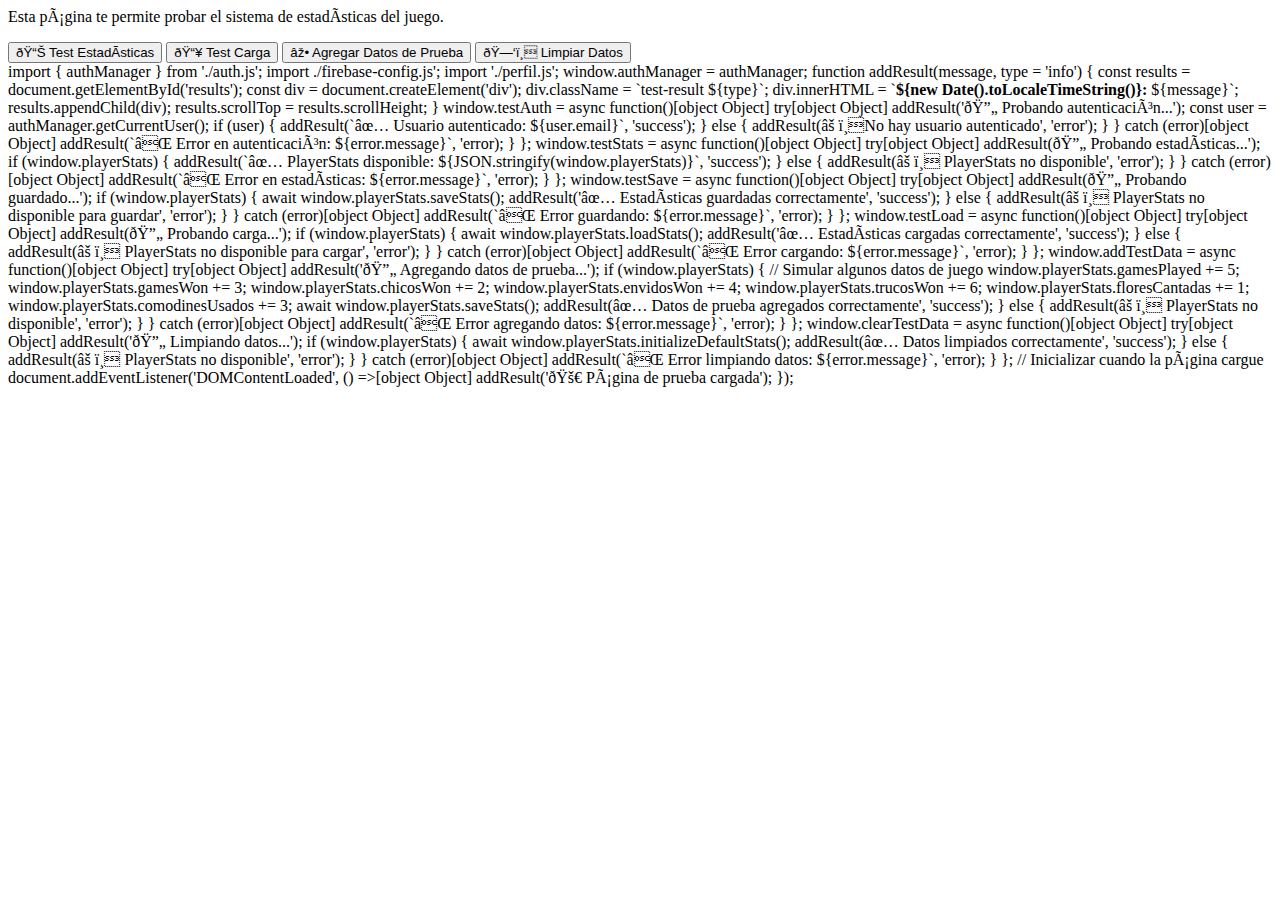
<file: test-stats.html>
<!DOCTYPE html>
<html lang=es>
<head>
    <meta charset="UTF-8> <title>Test Estadísticas - Truco Roguelike</title>
    <meta name=viewport" content="width=device-width, initial-scale=1>
    <link rel="stylesheet href="styles.css">
    <style>
        body [object Object]       font-family: Segoe UI, Tahoma, Geneva, Verdana, sans-serif;
            background: linear-gradient(135eg, #fffbe660%, #e8f5e8 100            margin: 0;
            padding: 20px;
        }
        .test-container[object Object]         max-width: 800            margin: 0 auto;
            background: white;
            border-radius:15           padding:30x;
            box-shadow: 0 8 32x rgba(34, 153, 800.15
        }
        .test-button {
            background: linear-gradient(135deg, #279954
            color: white;
            border: none;
            border-radius: 8px;
            padding: 12px24            margin:10            cursor: pointer;
            font-size: 1em;
            font-weight: bold;
            transition: all 0.3s ease;
        }
        .test-button:hover {
            transform: translateY(-2);
            box-shadow: 0 4 12x rgba(3480, 0.3);
        }
        .test-result {
            background: #f8            border-radius: 8px;
            padding:15            margin: 10            border-left:4px solid #27
        }
        .test-result.success {
            border-left-color: #28        background: #d4edda;
        }
        .test-result.error {
            border-left-color: #dc3545;
            background: #f8d7;
        }
    </style>
</head>
<body>
    <div class=test-container">
        <h1st de Estadísticas</h1    <p>Esta página te permite probar el sistema de estadísticas del juego.</p>
        
        <div>
            <button class="test-button" onclick="testAuth()>🔐Test Autenticación</button>
            <button class="test-button" onclick="testStats()">📊 Test Estadísticas</button>
            <button class="test-button" onclick="testSave()>💾 Test Guardado</button>
            <button class="test-button" onclick="testLoad()">📥 Test Carga</button>
            <button class="test-button onclick="addTestData()">➕ Agregar Datos de Prueba</button>
            <button class="test-button" onclick=clearTestData()">🗑️ Limpiar Datos</button>
        </div>
        
        <div id="results></div>
    </div>

    <script type="module">
        import { authManager } from './auth.js';
        import ./firebase-config.js';
        import './perfil.js';
        
        window.authManager = authManager;
        
        function addResult(message, type = 'info') {
            const results = document.getElementById('results');
            const div = document.createElement('div');
            div.className = `test-result ${type}`;
            div.innerHTML = `<strong>${new Date().toLocaleTimeString()}:</strong> ${message}`;
            results.appendChild(div);
            results.scrollTop = results.scrollHeight;
        }
        
        window.testAuth = async function()[object Object]            try[object Object]               addResult('🔄 Probando autenticación...');
                const user = authManager.getCurrentUser();
                if (user) {
                    addResult(`✅ Usuario autenticado: ${user.email}`, 'success');
                } else {
                    addResult(⚠️No hay usuario autenticado', 'error');
                }
            } catch (error)[object Object]               addResult(`❌ Error en autenticación: ${error.message}`, 'error);         }
        };
        
        window.testStats = async function()[object Object]            try[object Object]               addResult(🔄 Probando estadísticas...');
                if (window.playerStats) {
                    addResult(`✅ PlayerStats disponible: ${JSON.stringify(window.playerStats)}`, 'success');
                } else {
                    addResult(⚠️ PlayerStats no disponible', 'error');
                }
            } catch (error)[object Object]               addResult(`❌ Error en estadísticas: ${error.message}`, 'error);         }
        };
        
        window.testSave = async function()[object Object]            try[object Object]               addResult(🔄 Probando guardado...');
                if (window.playerStats) {
                    await window.playerStats.saveStats();
                    addResult('✅ Estadísticas guardadas correctamente', 'success');
                } else {
                    addResult(⚠️ PlayerStats no disponible para guardar', 'error');
                }
            } catch (error)[object Object]               addResult(`❌ Error guardando: ${error.message}`, 'error);         }
        };
        
        window.testLoad = async function()[object Object]            try[object Object]               addResult(🔄 Probando carga...');
                if (window.playerStats) {
                    await window.playerStats.loadStats();
                    addResult('✅ Estadísticas cargadas correctamente', 'success');
                } else {
                    addResult(⚠️ PlayerStats no disponible para cargar', 'error');
                }
            } catch (error)[object Object]               addResult(`❌ Error cargando: ${error.message}`, 'error);         }
        };
        
        window.addTestData = async function()[object Object]            try[object Object]               addResult('🔄 Agregando datos de prueba...');
                if (window.playerStats) {
                    // Simular algunos datos de juego
                    window.playerStats.gamesPlayed += 5;
                    window.playerStats.gamesWon += 3;
                    window.playerStats.chicosWon += 2;
                    window.playerStats.envidosWon += 4;
                    window.playerStats.trucosWon += 6;
                    window.playerStats.floresCantadas += 1;
                    window.playerStats.comodinesUsados += 3;
                    
                    await window.playerStats.saveStats();
                    addResult(✅ Datos de prueba agregados correctamente', 'success');
                } else {
                    addResult(⚠️ PlayerStats no disponible', 'error');
                }
            } catch (error)[object Object]               addResult(`❌ Error agregando datos: ${error.message}`, 'error);         }
        };
        
        window.clearTestData = async function()[object Object]            try[object Object]               addResult('🔄 Limpiando datos...');
                if (window.playerStats) {
                    await window.playerStats.initializeDefaultStats();
                    addResult(✅ Datos limpiados correctamente', 'success');
                } else {
                    addResult(⚠️ PlayerStats no disponible', 'error');
                }
            } catch (error)[object Object]               addResult(`❌ Error limpiando datos: ${error.message}`, 'error);         }
        };
        
        // Inicializar cuando la página cargue
        document.addEventListener('DOMContentLoaded', () =>[object Object]         addResult('🚀 Página de prueba cargada');
        });
    </script>
</body>
</html>
</file>
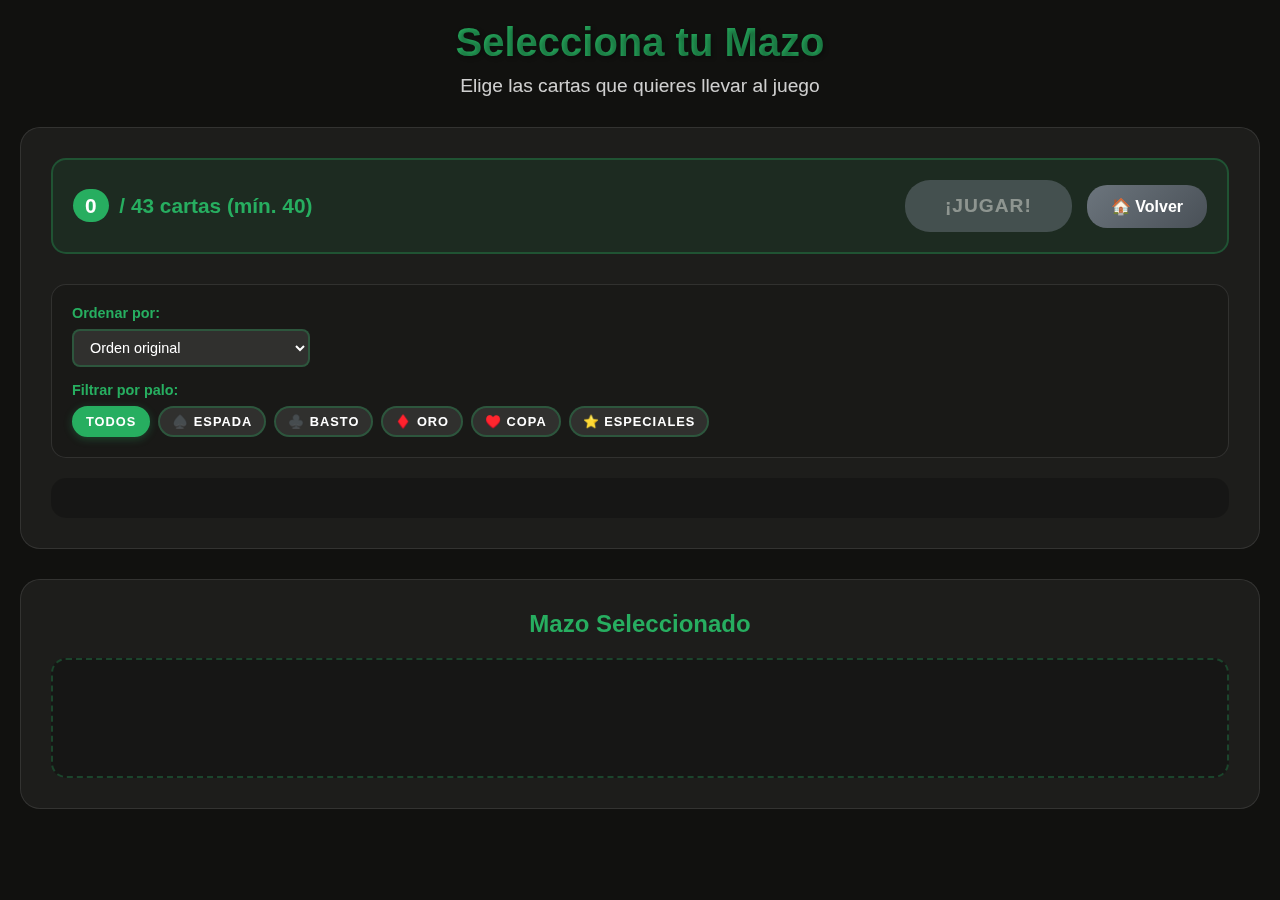
<file: truco-roguelike.html>
<!DOCTYPE html>
<html lang="es">
<head>
    <meta charset="UTF-8">
    <meta name="viewport" content="width=device-width, initial-scale=1.0">
    <title>Selección de Mazo - Truco Roguelike</title>
    <link rel="stylesheet" href="styles.css">
    <link rel="stylesheet" href="mazo-selector.css">
</head>
<body>
    <div id="mazoSelector">
        <header>
            <h1>Selecciona tu Mazo</h1>
            <p>Elige las cartas que quieres llevar al juego</p>
        </header>

                <div class="mazo-container">
            <div class="mazo-info">
                <div class="mazo-stats">
                    <span class="cartas-seleccionadas">0</span> / 43 cartas (mín. 40)
                </div>
                <div class="mazo-buttons">
                    <button id="btnJugar" class="btn-jugar" disabled>¡JUGAR!</button>
                    <a href="index.html" class="btn-volver">🏠 Volver</a>
                </div>
            </div>

            <div class="mazo-filtros">
                <div class="filtro-grupo">
                    <label>Ordenar por:</label>
                    <select id="ordenSelect" class="filtro-select">
                        <option value="default">Orden original</option>
                        <option value="numero-asc">Número (menor a mayor)</option>
                        <option value="numero-desc">Número (mayor a menor)</option>
                        <option value="poder-asc">Poder Truco (menor a mayor)</option>
                        <option value="poder-desc">Poder Truco (mayor a menor)</option>
                        <option value="palo">Por Palo</option>
                    </select>
                </div>
                
                <div class="filtro-grupo">
                    <label>Filtrar por palo:</label>
                    <div class="filtro-palos">
                        <button class="filtro-palo-btn activo" data-palo="todos">Todos</button>
                        <button class="filtro-palo-btn" data-palo="espada">♠️ Espada</button>
                        <button class="filtro-palo-btn" data-palo="basto">♣️ Basto</button>
                        <button class="filtro-palo-btn" data-palo="oro">♦️ Oro</button>
                        <button class="filtro-palo-btn" data-palo="copa">♥️ Copa</button>
                        <button class="filtro-palo-btn" data-palo="especial">⭐ Especiales</button>
                    </div>
                </div>
            </div>

            <div class="mazo-grid">
                <!-- Las cartas se cargarán dinámicamente desde JavaScript -->
            </div>
        </div>

        <div class="mazo-seleccionado">
            <h3>Mazo Seleccionado</h3>
            <div class="mazo-preview">
                <!-- Aquí se mostrarán las cartas seleccionadas -->
            </div>
        </div>
    </div>

    <script src="main2.js"></script>
</body>
</html>
</file>
<file: styles.css>
* {
    margin: 0;
    padding: 0;
    box-sizing: border-box;
}

body {
    font-family: 'Segoe UI', Tahoma, Geneva, Verdana, sans-serif;
    background: linear-gradient(135deg, #1e3c72 0%, #2a5298 100%);
    min-height: 100vh;
    color: #333;
}

#game {
    max-width: 1200px;
    margin: 0 auto;
    padding: 20px;
}

header {
    text-align: center;
    margin-bottom: 30px;
    color: white;
}

header h1 {
    font-size: 2.5rem;
    margin-bottom: 10px;
    text-shadow: 2px 2px 4px rgba(0,0,0,0.3);
}

#score {
    font-size: 1.5rem;
    font-weight: bold;
    background: rgba(255,255,255,0.1);
    padding: 10px 20px;
    border-radius: 25px;
    display: inline-block;
    backdrop-filter: blur(10px);
}

#table {
    display: flex;
    flex-direction: column;
    gap: 20px;
    margin-bottom: 30px;
}

.hand {
    display: flex;
    justify-content: center;
    gap: 10px;
    flex-wrap: wrap;
}

#cpuArea {
    order: 1;
}

#playArea {
    order: 2;
    min-height: 120px;
    display: flex;
    justify-content: center;
    align-items: center;
    gap: 20px;
    background: rgba(255,255,255,0.1);
    border-radius: 15px;
    padding: 20px;
    backdrop-filter: blur(10px);
}

#playerArea {
    order: 3;
}

.card {
    width: 140px;
    height: 210px;
    border: 3px solid #b48a5a;
    border-radius: 22px;
    display: flex;
    align-items: center;
    justify-content: center;
    font-weight: bold;
    font-size: 1.2rem;
    cursor: pointer;
    transition: box-shadow 0.3s, border-color 0.3s, transform 0.18s cubic-bezier(.4,2,.6,1), filter 0.18s;
    will-change: transform, box-shadow;
    text-align: center;
    line-height: 1.2;
    overflow: hidden;
    background: transparent;
    box-shadow: 0 6px 24px rgba(0,0,0,0.18);
    padding: 0;
    position: relative;
}

.card img {
    width: 100%;
    height: 100%;
    object-fit: cover;
    border-radius: 20px;
    background: transparent;
    display: block;
}

.card:not(:has(img)) {
    background: #fffbe6;
    color: #b48a5a;
    border: 3px dashed #b48a5a;
}

.card:hover {
    box-shadow: 0 16px 48px rgba(0,0,0,0.32);
    border-color: #e1b97a;
    transform: scale(1.08) rotateZ(var(--hover-rot, 2deg)) translateY(-12px);
    filter: brightness(1.08) drop-shadow(0 2px 8px #e1b97a55);
    z-index: 3;
}

/* Tooltip mejorado */
.card[data-tooltip]:hover::after {
    content: attr(data-tooltip);
    position: absolute;
    top: -44px;
    left: 50%;
    transform: translateX(-50%);
    background: #222;
    color: #fffbe6;
    padding: 8px 18px;
    border-radius: 10px;
    font-size: 1.1rem;
    font-weight: bold;
    white-space: nowrap;
    pointer-events: none;
    opacity: 0.98;
    box-shadow: 0 2px 12px rgba(0,0,0,0.22);
    border: 2px solid #e1b97a;
    z-index: 10;
}

.player-card {
    background: linear-gradient(145deg, #ffffff, #f0f0f0);
    box-shadow: 0 4px 8px rgba(0,0,0,0.2);
    color: #333;
}

.player-card:hover {
    transform: translateY(-5px);
    box-shadow: 0 8px 16px rgba(0,0,0,0.3);
    border-color: #4CAF50;
}

.cpu-card {
    background: linear-gradient(145deg, #2c3e50, #34495e);
    color: white;
}

.cpu-card.back {
    background: linear-gradient(145deg, #e74c3c, #c0392b);
    border-color: #f4eff3;
}

.played {
    background: linear-gradient(145deg, #3498db, #2980b9);
    color: white;
    border-color: #2980b9;
    transform: scale(1.1);
}

.played.player {
    background: linear-gradient(145deg, #27ae60, #229954);
    border-color: #229954;
}

.played.cpu {
    background: linear-gradient(145deg, #e74c3c, #c0392b);
    border-color: #c0392b;
}

#actions {
    display: flex;
    justify-content: center;
    gap: 15px;
    margin-bottom: 20px;
    flex-wrap: wrap;
}

button {
    padding: 12px 24px;
    border: none;
    border-radius: 25px;
    font-size: 1rem;
    font-weight: bold;
    cursor: pointer;
    transition: all 0.3s ease;
    text-transform: uppercase;
    letter-spacing: 1px;
}

#btnStart {
    background: linear-gradient(145deg, #27ae60, #229954);
    color: white;
    box-shadow: 0 4px 8px rgba(39, 174, 96, 0.3);
}

#btnStart:hover {
    transform: translateY(-2px);
    box-shadow: 0 6px 12px rgba(39, 174, 96, 0.4);
}

#btnTruco {
    background: linear-gradient(145deg, #e74c3c, #c0392b);
    color: white;
    box-shadow: 0 4px 8px rgba(231, 76, 60, 0.3);
}

#btnTruco:hover:not(:disabled) {
    transform: translateY(-2px);
    box-shadow: 0 6px 12px rgba(231, 76, 60, 0.4);
}

#btnEnvido {
    background: linear-gradient(145deg, #f39c12, #e67e22);
    color: white;
    box-shadow: 0 4px 8px rgba(243, 156, 18, 0.3);
}

#btnEnvido:hover:not(:disabled) {
    transform: translateY(-2px);
    box-shadow: 0 6px 12px rgba(243, 156, 18, 0.4);
}

#btnFlor {
    background: linear-gradient(145deg, #9b59b6, #8e44ad);
    color: white;
    box-shadow: 0 4px 8px rgba(155, 89, 182, 0.3);
}

#btnFlor:hover:not(:disabled) {
    transform: translateY(-2px);
    box-shadow: 0 6px 12px rgba(155, 89, 182, 0.4);
}

button:disabled {
    opacity: 0.5;
    cursor: not-allowed;
    transform: none !important;
    box-shadow: none !important;
}

#gameInfo {
    font-size: 1rem;
    margin-top: 10px;
    opacity: 0.9;
}

#gameStatus {
    margin-top: 20px;
}

#message {
    text-align: center;
    font-size: 1.2rem;
    font-weight: bold;
    color: white;
    background: rgba(255,255,255,0.1);
    padding: 15px 30px;
    border-radius: 25px;
    backdrop-filter: blur(10px);
    margin-bottom: 15px;
    min-height: 60px;
    display: flex;
    align-items: center;
    justify-content: center;
}

#currentBets {
    display: flex;
    justify-content: center;
    gap: 15px;
    flex-wrap: wrap;
}

.bet-status {
    background: rgba(255,255,255,0.1);
    padding: 8px 15px;
    border-radius: 15px;
    font-size: 0.9rem;
    color: white;
    backdrop-filter: blur(10px);
}

.player-label {
    text-align: center;
    font-weight: bold;
    color: white;
    margin-bottom: 10px;
    font-size: 1.1rem;
    text-shadow: 1px 1px 2px rgba(0,0,0,0.5);
}

.play-area-label {
    text-align: center;
    font-weight: bold;
    color: white;
    margin-bottom: 10px;
    font-size: 1rem;
    opacity: 0.8;
}

#rules {
    margin-top: 30px;
    color: white;
}

#rules details {
    background: rgba(255,255,255,0.1);
    border-radius: 15px;
    padding: 20px;
    backdrop-filter: blur(10px);
}

#rules summary {
    cursor: pointer;
    font-weight: bold;
    font-size: 1.1rem;
    margin-bottom: 15px;
    padding: 10px;
    border-radius: 10px;
    background: rgba(255,255,255,0.1);
    transition: background 0.3s ease;
}

#rules summary:hover {
    background: rgba(255,255,255,0.2);
}

.rules-content h3 {
    margin: 15px 0 10px 0;
    color: #FFD700;
}

.rules-content ul {
    margin-left: 20px;
    margin-bottom: 15px;
}

.rules-content li {
    margin: 5px 0;
}

.action-btn {
    background: linear-gradient(145deg, #e74c3c, #c0392b);
    color: white;
    box-shadow: 0 4px 8px rgba(231, 76, 60, 0.3);
}

.action-btn:nth-child(2) {
    background: linear-gradient(145deg, #f39c12, #e67e22);
    box-shadow: 0 4px 8px rgba(243, 156, 18, 0.3);
}

.action-btn:nth-child(3) {
    background: linear-gradient(145deg, #9b59b6, #8e44ad);
    box-shadow: 0 4px 8px rgba(155, 89, 182, 0.3);
}

.start-btn {
    background: linear-gradient(145deg, #27ae60, #229954);
    color: white;
    box-shadow: 0 4px 8px rgba(39, 174, 96, 0.3);
}

/* Responsive design */
@media (max-width: 768px) {
    #game {
        padding: 10px;
    }
    
    header h1 {
        font-size: 2rem;
    }
    
    #score {
        font-size: 1.2rem;
    }
    
    .card {
        width: 60px;
        height: 90px;
        font-size: 0.8rem;
    }
    
    #playArea {
        min-height: 100px;
        padding: 15px;
    }
    
    button {
        padding: 10px 20px;
        font-size: 0.9rem;
    }
    
    #actions {
        gap: 10px;
    }
    
    #message {
        font-size: 1rem;
        padding: 10px 20px;
    }
}

@media (max-width: 480px) {
    .hand {
        gap: 5px;
    }
    
    .card {
        width: 50px;
        height: 75px;
        font-size: 0.7rem;
    }
    
    #actions {
        flex-direction: column;
        align-items: center;
    }
    
    button {
        width: 200px;
    }
}

/* Animaciones */
@keyframes cardPlay {
    0% {
        transform: scale(1) translateY(0);
    }
    50% {
        transform: scale(1.1) translateY(-10px);
    }
    100% {
        transform: scale(1.1) translateY(0);
    }
}

.played {
    animation: cardPlay 0.5s ease-out;
}

/* Efectos de hover para cartas del jugador */
.player-card:hover {
    animation: none;
    transform: translateY(-5px) scale(1.05);
}

/* Estilo para mostrar el estado del juego */
.game-status {
    position: fixed;
    top: 20px;
    right: 20px;
    background: rgba(0,0,0,0.8);
    color: white;
    padding: 10px 15px;
    border-radius: 10px;
    font-size: 0.9rem;
    z-index: 1000;
}

/* Efecto de brillo para cartas especiales */
.card[data-power="14"], .card[data-power="13"], .card[data-power="12"], .card[data-power="11"] {
    box-shadow: 0 0 15px rgba(255, 215, 0, 0.5);
    border-color: #FFD700;
}
</file>
<file: mazo-selector.css>
/* Estilos para la vista de selección de mazo */
#mazoSelector {
    max-width: 1400px;
    margin: 0 auto;
    padding: 20px;
    min-height: 100vh;
    background-color: #11110f;
    color: white;
    perspective: 1000px;
}

#mazoSelector header {
    text-align: center;
    margin-bottom: 30px;
}

#mazoSelector header h1 {
    font-size: 2.5rem;
    margin-bottom: 10px;
    text-shadow: 2px 2px 4px rgba(0,0,0,0.3);
    background: linear-gradient(135deg, #27ae60, #229954);
    -webkit-background-clip: text;
    -webkit-text-fill-color: transparent;
    background-clip: text;
    animation: tituloGlow 3s ease-in-out infinite;
}

@keyframes tituloGlow {
    0%, 100% { filter: drop-shadow(0 0 5px rgba(39, 174, 96, 0.5)); }
    50% { filter: drop-shadow(0 20px rgba(39, 174, 96, 0.8)); }
}

#mazoSelector header p {
    font-size: 1.2rem;
    opacity: 0.8;
}

.mazo-container {
    background: rgba(255, 255, 255, 0.05);
    border-radius: 20px;
    padding: 30px;
    margin-bottom: 30px;
    backdrop-filter: blur(10px);
    border: 1px solid rgba(255, 255, 255, 0.1);
}

.mazo-info {
    display: flex;
    justify-content: space-between;
    align-items: center;
    margin-bottom: 30px;
    padding: 20px;
    background: rgba(39, 174, 96, 0.1);
    border-radius: 15px;
    border: 2px solid rgba(39, 174, 96, 0.3);
}

.mazo-buttons {
    display: flex;
    gap: 15px;
    align-items: center;
}

/* Estilos para filtros y ordenamiento */
.mazo-filtros {
    background: rgba(0, 0, 0, 0.1);
    border-radius: 15px;
    padding: 20px;
    margin-bottom: 20px;
    border: 1px solid rgba(255, 255, 255, 0.1);
}

.filtro-grupo {
    margin-bottom: 15px;
}

.filtro-grupo:last-child {
    margin-bottom: 0;
}

.filtro-grupo label {
    display: block;
    margin-bottom: 8px;
    font-weight: bold;
    color: #27ae60;
    font-size: 0.9rem;
}

.filtro-select {
    background: rgba(255, 255, 255, 0.1);
    border: 2px solid rgba(39, 174, 96, 0.3);
    border-radius: 8px;
    padding: 8px 12px;
    color: white;
    font-size: 0.9rem;
    cursor: pointer;
    transition: all 0.3s ease;
}

.filtro-select:hover {
    border-color: #27ae60;
    background: rgba(255, 255, 255, 0.15);
}

.filtro-select:focus {
    outline: none;
    border-color: #27ae60;
    box-shadow: 0 0 0 2px rgba(39, 174, 96, 0.3);
}

.filtro-palos {
    display: flex;
    gap: 8px;
    flex-wrap: wrap;
}

.filtro-palo-btn {
    background: rgba(255, 255, 255, 0.1);
    border: 2px solid rgba(39, 174, 96, 0.3);
    border-radius: 20px;
    padding: 6px 12px;
    color: white;
    font-size: 0.8rem;
    cursor: pointer;
    transition: all 0.3s ease;
    font-weight: bold;
    position: relative;
    overflow: hidden;
}

.filtro-palo-btn::before {
    content: '';
    position: absolute;
    top: 0;
    left: -100%;
    width: 100%;
    height: 100%;
    background: linear-gradient(90deg, transparent, rgba(255, 255, 255, 0.2));
    transition: left 0.5s ease;
}

.filtro-palo-btn:hover::before {
    left: 100%;
}

.filtro-palo-btn:hover {
    background: rgba(39, 174, 96, 0.2);
    border-color: #27ae60;
    transform: translateY(-3px) scale(1.05);
    box-shadow: 0 6px 20px rgba(39, 174, 96, 0.4);
}

.filtro-palo-btn.activo {
    background: #27ae60;
    border-color: #27ae60;
    color: white;
    box-shadow: 0 2px 8px rgba(39, 174, 96, 0.3);
    animation: botonActivoPulse 2s ease-in-out infinite;
}

@keyframes botonActivoPulse {
    0%, 10% { box-shadow: 0 2px 8px rgba(39, 174, 96, 0.7); transform: scale(1); }
    50% { box-shadow: 0 4px 16px rgba(39, 174, 96, 0.6); transform: scale(1.2); }
}

.filtro-palo-btn.activo:hover {
    background: #229954;
    border-color: #229954;
    transform: translateY(-2px) scale(1.5);
}

.mazo-stats {
    font-size: 1.3rem;
    font-weight: bold;
    color: #27ae60;
}

.cartas-seleccionadas {
    color: #fff;
    background: #27ae60;
    padding: 5px 12px;
    border-radius: 20px;
    margin-right: 5px;
    animation: contadorPulse 2s ease-in-out infinite;
}

@keyframes contadorPulse {
    0%, 100% { transform: scale(1); box-shadow: 0 2px 8px rgba(39, 174, 96, 0.3); }
    50% { transform: scale(1.05); box-shadow: 0 4px 16px rgba(39, 174, 96, 0.6); }
}

.btn-jugar {
    background: linear-gradient(135deg, #27ae60, #229954);
    color: white;
    border: none;
    padding: 15px 40px;
    border-radius: 25px;
    font-size: 1.2rem;
    font-weight: bold;
    cursor: pointer;
    transition: all 0.3s ease;
    text-transform: uppercase;
    letter-spacing: 1px;
    box-shadow: 0 4px 16px rgba(39, 174, 96, 0.3);
    position: relative;
    overflow: hidden;
}

.btn-jugar::before {
    content: '';
    position: absolute;
    top: 0;
    left: -100%;
    width: 100%;
    height: 100%;
    background: linear-gradient(90deg, transparent, rgba(255, 255, 255, 0.3));
    transition: left 0.6s ease;
}

.btn-jugar:hover:not(:disabled)::before {
    left: 100%;
}

.btn-jugar:hover:not(:disabled) {
    transform: translateY(-4px) scale(1.05);
    box-shadow: 0 12px 32px rgba(39, 174, 96, 0.5);
    background: linear-gradient(135deg, #2ecc71, #27ae60);
    animation: botonJugarGlow 1s ease-in-out infinite;
}

@keyframes botonJugarGlow {
    0%, 10% { box-shadow: 0 12px 32px rgba(39, 174, 96, 0.5); }
    50% { box-shadow: 0 16px 40px rgba(39, 174, 96, 0.8); }
}

.btn-jugar:disabled {
    background: #6c757d;
    cursor: not-allowed;
    transform: none;
    box-shadow: none;
}

.btn-volver {
    background: linear-gradient(135deg, #6c757d, #495057);
    color: white;
    border: none;
    padding: 12px 24px;
    border-radius: 20px;
    font-size: 1rem;
    font-weight: bold;
    cursor: pointer;
    transition: all 0.3s ease;
    text-decoration: none;
    display: inline-flex;
    align-items: center;
    gap: 8px;
    position: relative;
    overflow: hidden;
}

.btn-volver::before {
    content: '';
    position: absolute;
    top: 0;
    left: -100%;
    width: 100%;
    height: 100%;
    background: linear-gradient(90deg, transparent, rgba(255, 255, 255, 0.2));
    transition: left 0.5s ease;
}

.btn-volver:hover::before {
    left: 100%;
}

.btn-volver:hover {
    transform: translateY(-3px) scale(1.05);
    box-shadow: 0 8px 24px rgba(108, 117, 125, 0.4);
    background: linear-gradient(135deg, #5a6268, #343a40);
}

.mazo-grid {
    display: grid;
    grid-template-columns: repeat(auto-fill, minmax(80px, 1fr));
    gap: 15px;
    max-height: 500px;
    overflow-y: auto;
    padding: 20px;
    background: rgba(0, 0, 0, 0.2);
    border-radius: 15px;
    perspective: 1000px;
}

.mazo-carta {
    width: 80px;
    height: 112px;
    border: 2px solid #b48a5a;
    border-radius: 12px;
    cursor: pointer;
    transition: all 0.4s cubic-bezier(0.175, 0.885, 0.322, 0.725);
    position: relative;
    overflow: hidden;
    background: #fffbe6;
    box-shadow: 0 4px 12px rgba(0, 0, 0, 0.2);
    transform-style: preserve-3d;
}

.mazo-carta::before {
    content: '';
    position: absolute;
    top: 0;
    left: 0;
    right: 0;
    bottom: 0;
    background: linear-gradient(45deg, transparent 30%, rgba(255, 255, 255, 0.5) 50%, transparent 70%);
    transform: translateX(-100%);
    transition: transform 0.6s ease;
    z-index: 2;
}

.mazo-carta::after {
    content: '';
    position: absolute;
    top: -50px;
    left: -50px;
    width: 200%;
    height: 200%;
    background: radial-gradient(circle, rgba(255, 215, 0, 0.1) 0%, transparent 70%);
    opacity: 0;
    transition: opacity 0.4s ease;
    z-index: 1;
}

.mazo-carta img {
    width: 100%;
    height: 100%;
    object-fit: cover;
    border-radius: 10px;
    transition: all 0.4s cubic-bezier(0.175, 0.885, 0.327, 0.725);
    transform: scale(1);
}

.mazo-carta:hover {
    transform: scale(1.15) translateY(-8px) rotateY(10deg) rotateX(5deg);
    border-color: #FFD700;
    box-shadow: 
        0 20px 40px rgba(0, 0, 0, 0.4),
        0 30px rgba(255, 0, 0, 0.6),
        0 60px rgba(255, 215, 0, 0.3);
    z-index: 10;
    animation: cartaHoverEpica 0.6s ease-out;
}

.mazo-carta:hover::before {
    transform: translateX(100%);
}

.mazo-carta:hover::after {
    opacity: 1;
    animation: brilloRotativo 2s linear infinite;
}

.mazo-carta:hover img {
    transform: scale(1.1);
    filter: brightness(1.2) contrast(1.1);
}

@keyframes cartaHoverEpica {
    0% {
        transform: scale(1) translateY(0) rotateY(0deg) rotateX(0deg);
        box-shadow: 0 4px 12px rgba(0, 0, 0, 0.2);
    }
    25% {
        transform: scale(1.02) translateY(-12px) rotateY(15deg) rotateX(8deg);
        box-shadow: 0 25px 50px rgba(0, 0, 0, 0.5);
    }
    50% {
        transform: scale(1.18) translateY(-10px) rotateY(12deg) rotateX(6deg);
        box-shadow: 0 20px 40px rgba(0, 0, 0, 0.4);
    }
    100% {
        transform: scale(1.15) translateY(-8px) rotateY(10deg) rotateX(5deg);
        box-shadow: 
            0 20px 40px rgba(0, 0, 0, 0.4),
            0 30px rgba(255, 0, 0, 0.6),
            0 60px rgba(255, 215, 0, 0.3);
    }
}

@keyframes brilloRotativo {
    0% { transform: rotate(0deg); }
    100% { transform: rotate(360deg); }
}

/* Efectos de partículas para cartas */
.mazo-carta:hover .particulas {
    position: absolute;
    top: 0;
    left: 0;
    width: 100%;
    height: 100%;
    pointer-events: none;
    z-index: 10;
}

.mazo-carta:hover .particula {
    position: absolute;
    width: 4px;
    height: 4px;
    background: #FFD700;
    border-radius: 50%;
    animation: particulaFloat 1.5s ease-out infinite;
}

@keyframes particulaFloat {
    0% { opacity: 1; transform: translateY(0) scale(1); }
    100% { opacity: 0; transform: translateY(-50px) scale(0); }
}

/* Estilos para cartas sin imagen */
.mazo-carta:not(:has(img)) {
    background: #fffbe6;
    color: #333;
    border: 2px solid #b48a5a;
    font-size: 0.8rem;
    font-weight: bold;
    text-align: center;
    display: flex;
    align-items: center;
    justify-content: center;
    line-height: 1.2;
    padding: 8px;
}

.mazo-carta:not(:has(img)):hover {
    background: linear-gradient(135deg, #fff3cd, #e1b97a);
    border-color: #e1b97a;
    transform: scale(1.15) translateY(-8px) rotateY(10deg) rotateX(5deg);
    box-shadow: 
        0 20px 40px rgba(0, 0, 0, 0.4),
        0 30px rgba(255, 0, 0, 0.6),
        0 60px rgba(255, 215, 0, 0.3);
    animation: cartaHoverEpica 0.6s ease-out;
}

/* Estilos para el indicador de poder de truco */
.poder-truco {
    position: absolute;
    top: 5px;
    left: 5px;
    background: rgba(0, 0, 0, 0.8);
    color: white;
    border-radius: 50%;
    width: 20px;
    height: 20px;
    display: flex;
    align-items: center;
    justify-content: center;
    font-size: 0.7rem;
    font-weight: bold;
    z-index: 5;
    transition: all 0.4s cubic-bezier(0.175, 0.885, 0.32, 1.275);
}

.mazo-carta:hover .poder-truco {
    background: linear-gradient(135deg, #27ae60, #2ecc71);
    transform: scale(1.3) rotate(360deg);
    box-shadow: 0 15px rgba(39, 174, 96, 0.8);
    animation: poderTrucoPulse 0.8s ease-in-out infinite;
}

@keyframes poderTrucoPulse {
    0%, 100% { transform: scale(1.3) rotate(360deg); box-shadow: 0 15px rgba(39, 174, 96, 0.8); }
    50% { transform: scale(1.5) rotate(360deg); box-shadow: 0 25px rgba(39, 174, 96, 1); }
}

.mazo-carta.seleccionada {
    border-color: #27ae60;
    box-shadow: 
        0 0 0 3px rgba(39, 174, 96, 0.5), 
        0 8px 24px rgba(0, 0, 0, 0.3),
        0 30px rgba(39, 174, 96, 0.4);
    transform: scale(1.05);
    animation: seleccionEpica 2s ease-in-out infinite;
}

@keyframes seleccionEpica {
    0%, 10% { 
        box-shadow: 
            0 0 0 3px rgba(39, 174, 96, 0.5), 
            0 8px 24px rgba(0, 0, 0, 0.3),
            0 30px rgba(39, 174, 96, 0.4);
        transform: scale(1.5);
    }
    50% { 
        box-shadow: 
            0 0 0 5px rgba(39, 174, 96, 0.7), 
            0 12px 32px rgba(0, 0, 0, 0.4),
            0 50px rgba(39, 174, 96, 0.6);
        transform: scale(1.8);
    }
}

.mazo-carta.seleccionada::after {
    content: "✓";
    position: absolute;
    top: 5px;
    right: 5px;
    background: linear-gradient(135deg, #27ae60, #2ecc71);
    color: white;
    width: 20px;
    height: 20px;
    border-radius: 50%;
    display: flex;
    align-items: center;
    justify-content: center;
    font-size: 12px;
    font-weight: bold;
    z-index: 5;
    animation: checkmarkPulse 1s ease-in-out infinite;
}

@keyframes checkmarkPulse {
    0%, 100% { transform: scale(1); box-shadow: 0 10px rgba(39, 174, 96, 0.6); }
    50% { transform: scale(1.2); box-shadow: 0 20px rgba(39, 174, 96, 0.9); }
}

.mazo-carta.dragging {
    opacity: 0.7;
    transform: scale(1.02) rotate(8deg);
    z-index: 1000;
    box-shadow: 0 20px 40px rgba(0, 0, 0, 0.6);
    animation: draggingEpico 0.3s ease-out;
}

@keyframes draggingEpico {
    0% { transform: scale(1) rotate(0deg); opacity: 1; }
    100% { transform: scale(1.02) rotate(8deg); opacity: 0.8; }
}

.mazo-seleccionado {
    background: rgba(255, 255, 255, 0.05);
    border-radius: 20px;
    padding: 30px;
    backdrop-filter: blur(10px);
    border: 1px solid rgba(255, 255, 255, 0.1);
}

.mazo-seleccionado h3 {
    text-align: center;
    margin-bottom: 20px;
    font-size: 1.5rem;
    color: #27ae60;
    animation: tituloMazoGlow 3s ease-in-out infinite;
}

@keyframes tituloMazoGlow {
    0%, 100% { text-shadow: 0 0 5px rgba(39, 174, 96, 0.5); }
    50% { text-shadow: 0 15px rgba(39, 174, 96, 0.8); }
}

.mazo-preview {
    display: flex;
    flex-wrap: wrap;
    gap: 10px;
    justify-content: center;
    min-height: 120px;
    padding: 20px;
    background: rgba(0, 0, 0, 0.2);
    border-radius: 15px;
    border: 2px dashed rgba(39, 174, 96, 0.3);
    animation: previewGlow 2s ease-in-out infinite;
}

@keyframes previewGlow {
    0%, 100% { border-color: rgba(39, 174, 96, 0.3); box-shadow: 0 10px rgba(39, 174, 96, 0.1); }
    50% { border-color: rgba(39, 174, 96, 0.6); box-shadow: 0 20px rgba(39, 174, 96, 0.3); }
}

.mazo-preview:empty::after {
    content: "Arrastra cartas aquí o haz clic para seleccionarlas";
    color: rgba(255, 255, 255, 0.5);
    font-style: italic;
    text-align: center;
    width: 100%;
    padding: 20px;
    animation: textoVacioPulse 2s ease-in-out infinite;
}

@keyframes textoVacioPulse {
    0%, 100% { opacity: 0.5; }
    50% { opacity: 0.8; }
}

.preview-carta {
    width: 60px;
    height: 84px;
    border: 2px solid #27ae60;
    border-radius: 8px;
    position: relative;
    transition: all 0.4s cubic-bezier(0.175, 0.885, 0.32, 0.275);
    cursor: pointer;
    transform-style: preserve-3d;
}

.preview-carta::before {
    content: '';
    position: absolute;
    top: 0;
    left: 0;
    right: 0;
    bottom: 0;
    background: linear-gradient(45deg, transparent 30%, rgba(255, 255, 255, 0.5) 50%, transparent 70%);
    transform: translateX(-100%);
    transition: transform 0.6s ease;
    z-index: 2;
}

.preview-carta:hover::before {
    transform: translateX(100%);
}

.preview-carta img {
    width: 100%;
    height: 100%;
    object-fit: cover;
    border-radius: 6px;
    transition: all 0.4s cubic-bezier(0.175, 0.885, 0.32, 0.275);
}

.preview-carta:hover {
    transform: scale(1.2) translateY(-8px) rotateX(3deg);
    box-shadow: 
        0 15px 30px rgba(0, 0, 0, 0.4),
        0 25px rgba(39, 174, 96, 0.6),
        0 50px rgba(39, 174, 96, 0.3);
    z-index: 50;
    animation: previewHoverEpico 0.5s ease-out;
}

.preview-carta:hover img {
    transform: scale(1.1);
    filter: brightness(1.2) contrast(1.1);
}

@keyframes previewHoverEpico {
    0% { transform: scale(1) translateY(0) rotateY(0deg) rotateX(0deg); box-shadow: 0 2px 8px rgba(0, 0, 0, 0.2); }
    50% { transform: scale(1.3) translateY(-8px) rotateY(12deg) rotateX(5deg); box-shadow: 0 20px 40px rgba(0, 0, 0, 0.5); }
    100% { transform: scale(1.2) translateY(-5px) rotateX(3deg); box-shadow: 
            0 15px 30px rgba(0, 0, 0, 0.4),
            0 25px rgba(39, 174, 96, 0.6),
            0 50px rgba(39, 174, 96, 0.3);
    }
}

/* Estilos para cartas sin imagen en preview */
.preview-carta:not(:has(img)) {
    background: #fffbe6;
    color: #333;
    border: 2px solid #b48a5a;
    font-size: 0.6rem;
    font-weight: bold;
    text-align: center;
    display: flex;
    align-items: center;
    justify-content: center;
    line-height: 1.1;
    padding: 4px;
}

.preview-carta:not(:has(img)):hover {
    background: linear-gradient(135deg, #fff3cd, #e1b97a);
    border-color: #e1b97a;
    transform: scale(1.2) translateY(-5px) rotateX(3deg);
    box-shadow: 
        0 15px 30px rgba(0, 0, 0, 0.4),
        0 25px rgba(255, 0, 0, 0.6),
        0 50px rgba(255, 215, 0, 0.3);
    animation: previewHoverEpico 0.5s ease-out;
}

.preview-carta .remove-btn {
    position: absolute;
    top: -8px;
    right: -8px;
    background: linear-gradient(135deg, #e74c3c, #c0392b);
    color: white;
    border: none;
    width: 20px;
    height: 20px;
    border-radius: 50%;
    cursor: pointer;
    font-size: 12px;
    font-weight: bold;
    display: flex;
    align-items: center;
    justify-content: center;
    transition: all 0.3s cubic-bezier(0.175, 0.885, 0.32, 0.275);
    z-index: 10;
    animation: removeBtnPulse 0.6s ease-in-out infinite;
}

@keyframes removeBtnPulse {
    0%, 100% { transform: scale(1.3) rotate(180deg); box-shadow: 0 0 15px rgba(231, 76, 60, 0.8); }
    50% { transform: scale(1.5) rotate(180deg); box-shadow: 0 0 25px rgba(231, 76, 60, 1); }
}

/* Animaciones */
@keyframes cartaEntrada {
    from {
        opacity: 0;
        transform: scale(0.5) translateY(30px) rotateY(90deg);
    }
    to {
        opacity: 1;
        transform: scale(1) translateY(0) rotateY(0deg);
    }
}

.mazo-carta {
    animation: cartaEntrada 0.6s cubic-bezier(0.175, 0.885, 0.327, 0.725);
}

@keyframes seleccionPulse {
    0% { box-shadow: 0 0 0 0 rgba(39, 174, 96, 0.7); }
    70% { box-shadow: 0 0 0 10px rgba(39, 174, 96, 0); }
    100% { box-shadow: 0 0 0 0 rgba(39, 174, 96, 0); }
}

.mazo-carta.seleccionada {
    animation: seleccionPulse 0.8s ease-out;
}

/* Responsive */
@media (max-width: 768px) {
    #mazoSelector {
        padding: 15px;
    }
    
    #mazoSelector header h1 {
        font-size: 2rem;
    }
    
    .mazo-grid {
        grid-template-columns: repeat(auto-fill, minmax(70px, 1fr));
        gap: 10px;
        max-height: 400px;
    }
    
    .mazo-carta {
        width: 70px;
        height: 98px;
    }
    
    .mazo-info {
        flex-direction: column;
        gap: 15px;
        text-align: center;
    }
    
    .mazo-buttons {
        flex-direction: column;
        gap: 10px;
    }
    
    .btn-jugar, .btn-volver {
        padding: 12px 30px;
        font-size: 1rem;
    }
    
    .mazo-filtros {
        padding: 15px;
    }
    
    .filtro-palos {
        gap: 6px;
    }
    
    .filtro-palo-btn {
        padding: 5px 10px;
        font-size: 0.7rem;
    }
}

@media (max-width: 480px) {
    .mazo-grid {
        grid-template-columns: repeat(auto-fill, minmax(60px, 1fr));
        gap: 8px;
    }
    
    .mazo-carta {
        width: 60px;
        height: 84px;
    }
    
    .preview-carta {
        width: 50px;
        height: 70px;
    }
}

/* Estilos para cartas especiales */
.mazo-carta[data-tooltip] {
    position: relative;
    cursor: help;
}

.mazo-carta[data-tooltip]:hover::after {
    content: attr(data-tooltip);
    position: absolute;
    bottom: 100%;
    left: 50%;
    transform: translateX(-50%);
    background: rgba(0, 0, 0, 0.98);
    color: white;
    padding: 16px;
    border-radius: 12px;
    font-size: 0.75rem;
    white-space: pre-line;
    z-index: 1000;
    max-width: 350px;
    min-width: 280px;
    box-shadow: 0 8px 24px rgba(0, 0, 0, 0.5);
    border: 2px solid #FFD700;
    line-height: 1.5;
    font-family: 'Arial', sans-serif;
    backdrop-filter: blur(10px);
    animation: tooltipEntrada 0.3s ease-out;
}

@keyframes tooltipEntrada {
    from {
        opacity: 0;
        transform: translateX(-50%) translateY(10px) scale(0.9);
    }
    to {
        opacity: 1;
        transform: translateX(-50%) translateY(0) scale(1);
    }
}

.mazo-carta[data-tooltip]:hover::before {
    content: '';
    position: absolute;
    bottom: 100%;
    left: 50%;
    transform: translateX(-50%);
    border: 10px solid transparent;
    border-top-color: rgba(0, 0, 0, 0.98);
    z-index: 1001;
}

/* Animación para cartas especiales */
.mazo-carta[data-tooltip] {
    animation: brilloEspecial 3s ease-in-out infinite;
}

@keyframes brilloEspecial {
    0%, 100% { box-shadow: 0 0 5px rgba(255, 215, 0, 0.5); }
    50% { box-shadow: 0 0 20px rgba(255, 215, 0, 0.8); }
}

/* Estilos mejorados para cartas especiales seleccionadas */
.mazo-carta[data-tooltip].seleccionada {
    background: linear-gradient(135deg, #FFD700, #FFA500) !important;
    border: 3px solid #FFD700 !important;
    box-shadow: 0 0 25px rgba(255, 215, 0, 0.9) !important;
    transform: scale(1.05);
    animation: seleccionEspecial 2s ease-in-out infinite;
}

@keyframes seleccionEspecial {
    0%, 100% { 
        box-shadow: 0 0 25px rgba(255, 215, 0, 0.9);
        transform: scale(1.05);
    }
    50% { 
        box-shadow: 0 0 35px rgba(255, 215, 0, 1);
        transform: scale(1.08);
    }
}

/* Mejorar legibilidad del texto en cartas especiales */
.mazo-carta[data-tooltip] div {
    text-shadow: 1px 1px 2px rgba(0, 0, 0, 0.8);
    font-weight: bold;
}

/* Estilos para jerarquía de cartas especiales */
.jerarquia-especial {
    position: absolute;
    top: 5px;
    left: 5px;
    background: rgba(139, 69, 19, 0.9);
    color: #FFD700;
    border-radius: 50%;
    width: 20px;
    height: 20px;
    display: flex;
    align-items: center;
    justify-content: center;
    font-size: 0.7rem;
    font-weight: bold;
    border: 1px solid #FFD700;
    animation: jerarquiaPulse 2s ease-in-out infinite;
}

@keyframes jerarquiaPulse {
    0%, 100% { 
        transform: scale(1);
        box-shadow: 0 0 10px rgba(255, 215, 0, 0.5);
    }
    50% { 
        transform: scale(1.2);
        box-shadow: 0 0 20px rgba(255, 215, 0, 0.8);
    }
}

/* Estilos para indicador de límite de cartas */
.mazo-stats .limite-alcanzado {
    color: #e74c3c;
    font-weight: bold;
    animation: pulseLimite 1s ease-in-out infinite;
}

@keyframes pulseLimite {
    0%, 100% { opacity: 1; }
    50% { opacity: 0.7; }
}

/* Estilos para cartas cuando se alcanza el límite */
.mazo-carta.limite-alcanzado {
    opacity: 0.5;
    cursor: not-allowed;
    filter: grayscale(50%);
    animation: limiteAlcanzado 2s ease-in-out infinite;
}

@keyframes limiteAlcanzado {
    0%, 100% { opacity: 0.5; transform: scale(1); }
    50% { opacity: 0.3; transform: scale(0.95); }
}

.mazo-carta.limite-alcanzado:hover {
    transform: none;
    box-shadow: none;
    animation: none;
}

/* Estilos para preview de cartas especiales */
.preview-carta[data-tooltip] {
    position: relative;
    cursor: help;
}

.preview-carta[data-tooltip]:hover::after {
    content: attr(data-tooltip);
    position: absolute;
    bottom: 100%;
    left: 50%;
    transform: translateX(-50%);
    background: rgba(0, 0, 0, 0.98);
    color: white;
    padding: 12px;
    border-radius: 8px;
    font-size: 0.65rem;
    white-space: pre-line;
    z-index: 1000;
    max-width: 280px;
    min-width: 220px;
    box-shadow: 0 6px 18px rgba(0, 0, 0, 0.4);
    border: 2px solid #FFD700;
    line-height: 1.4;
    font-family: 'Arial', sans-serif;
    backdrop-filter: blur(8px);
    animation: tooltipEntrada 0.3s ease-out;
}

.preview-carta[data-tooltip]:hover::before {
    content: '';
    position: absolute;
    bottom: 100%;
    left: 50%;
    transform: translateX(-50%);
    border: 8px solid transparent;
    border-top-color: rgba(0, 0, 0, 0.98);
    z-index: 1001;
}

/* Mejorar legibilidad del texto en preview de cartas especiales */
.preview-carta[data-tooltip] div {
    text-shadow: 1px 1px 2px rgba(0, 0, 0, 0.8);
    font-weight: bold;
}
</file>
